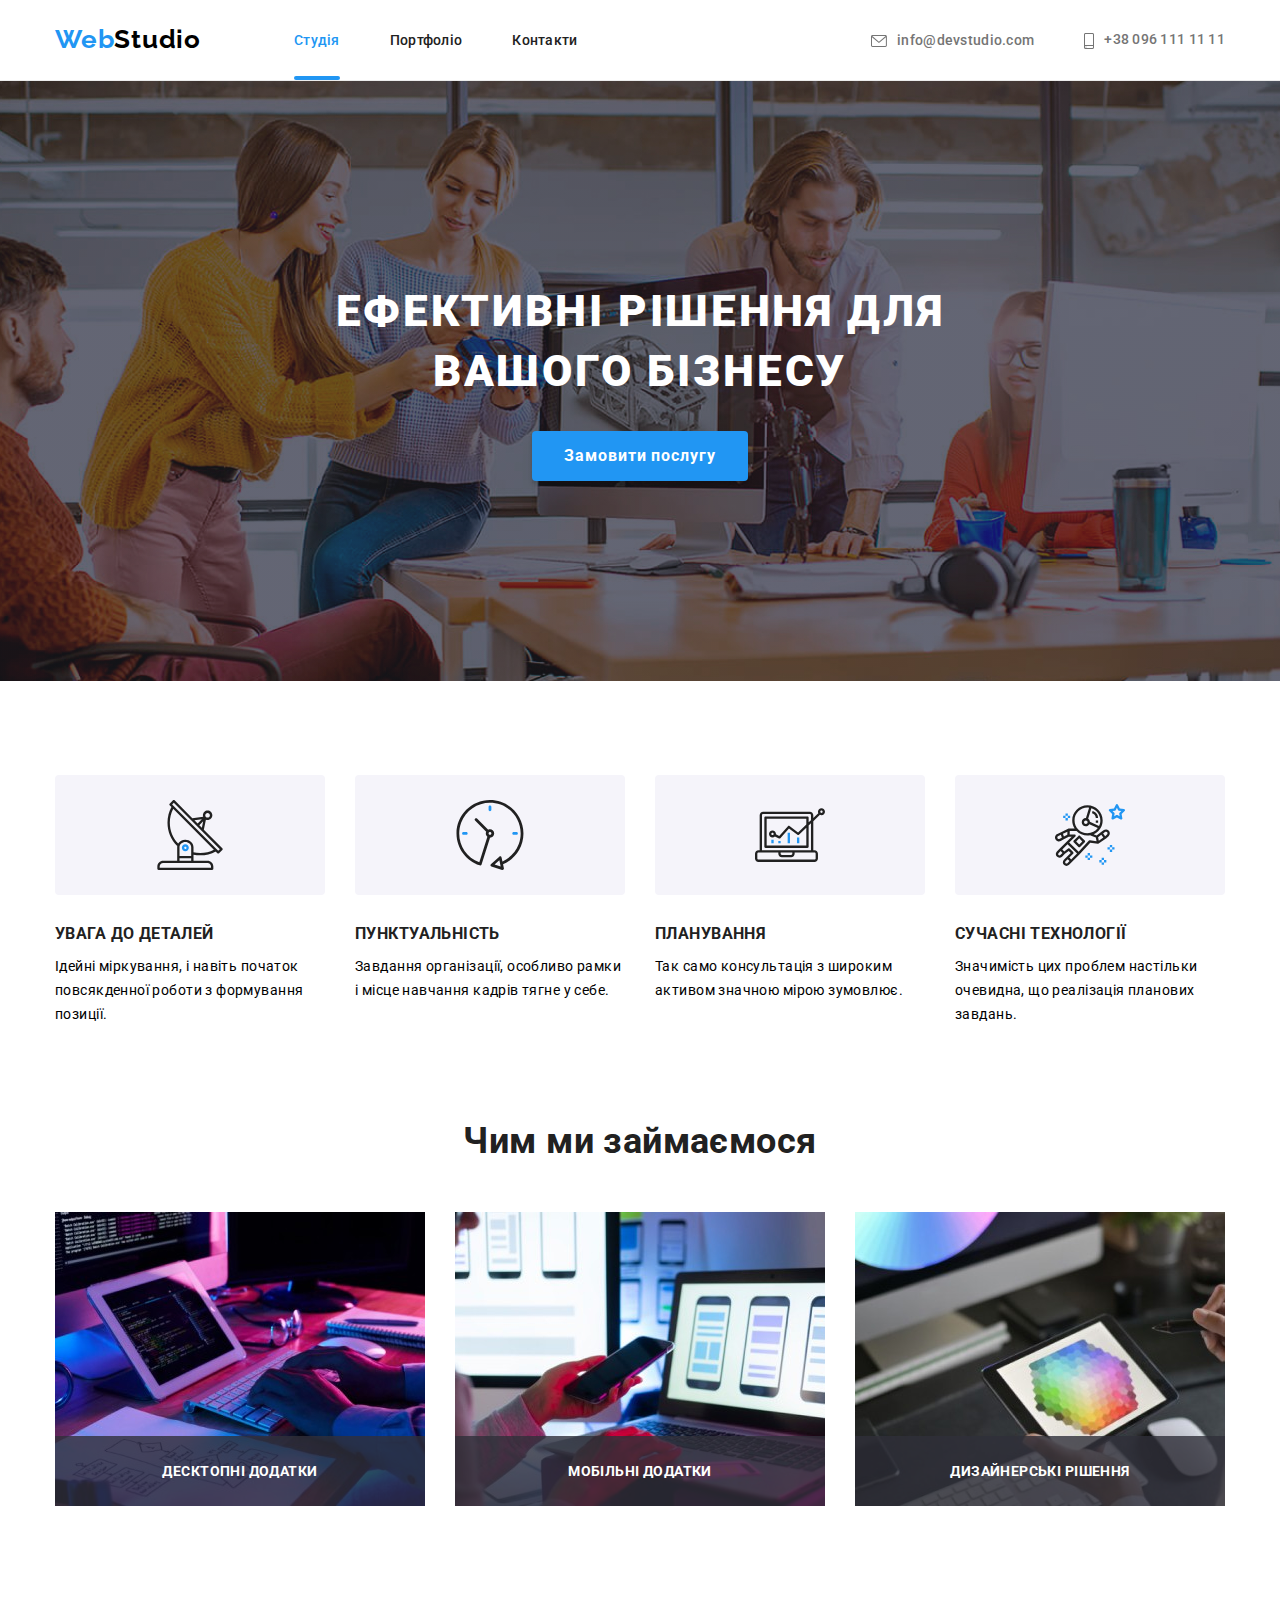
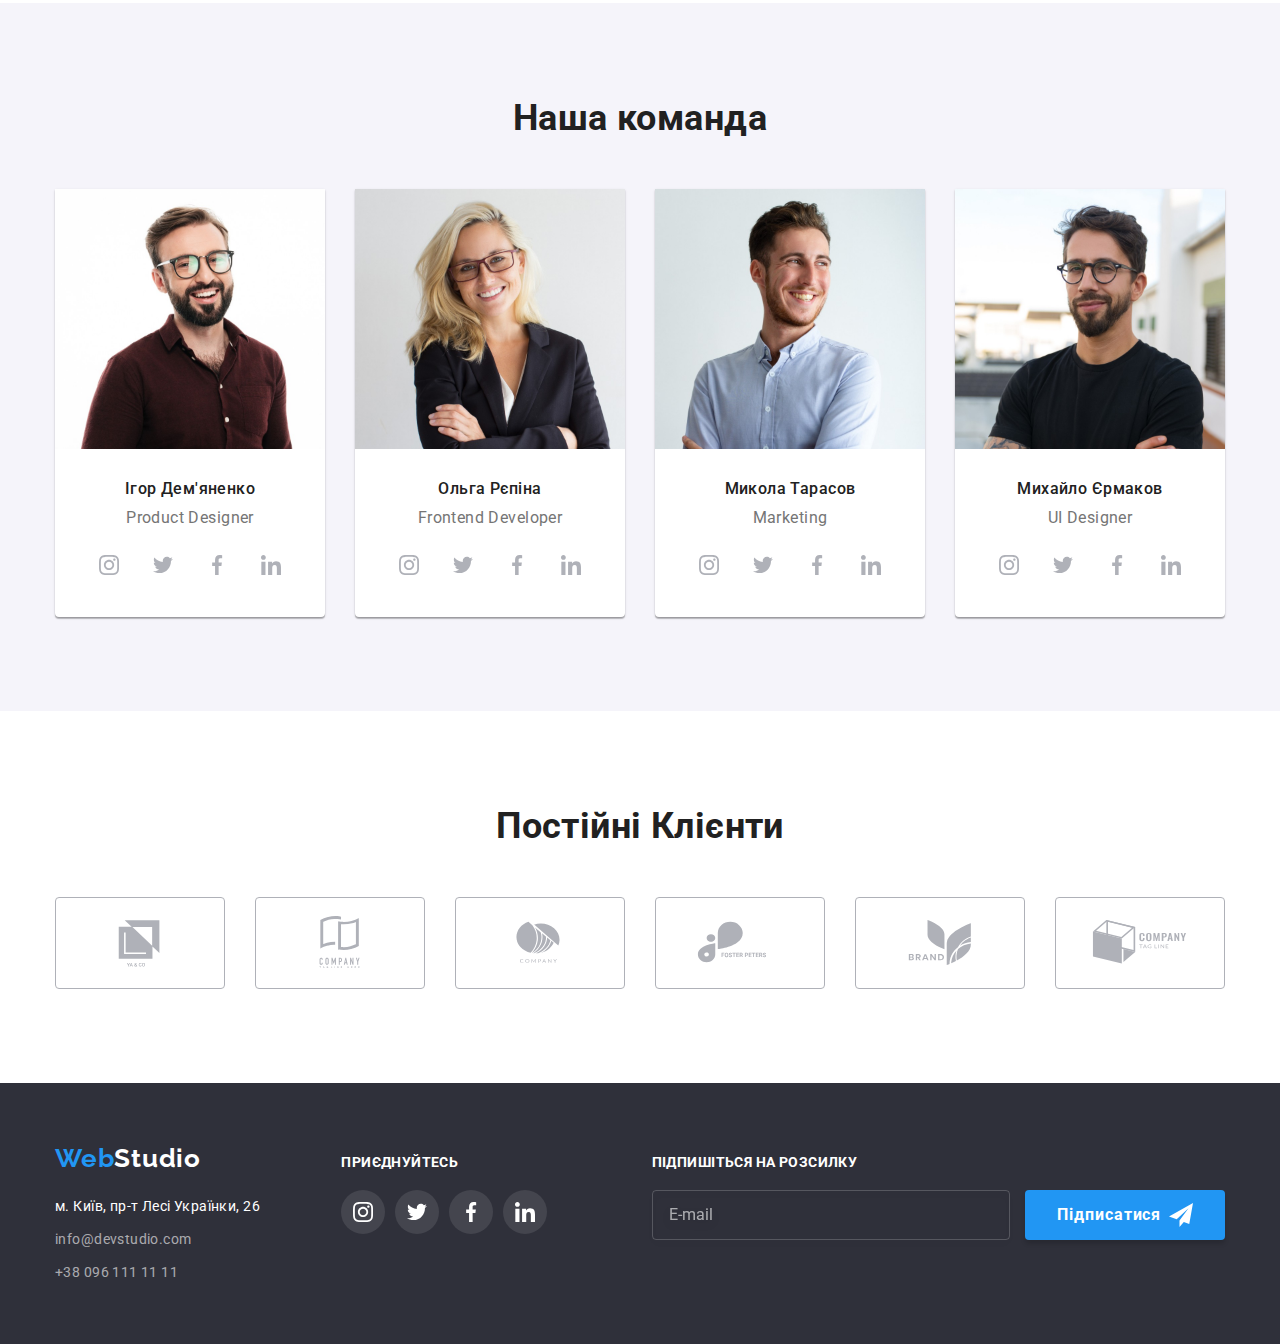
<file: index.html>
<!DOCTYPE html>
<html lang="uk">

<head>
  <meta charset="UTF-8">
  <meta http-equiv="X-UA-Compatible" content="IE=edge">
  <meta name="viewport" content="width=device-width, initial-scale = 1.0">
  <title>Головна</title>
  <link rel="stylesheet" href="https://cdnjs.cloudflare.com/ajax/libs/modern-normalize/1.1.0/modern-normalize.css">
  <link rel="stylesheet" href="css/main.css">
  <link rel="stylesheet" href="css/main.min.css">
  <link href="https://fonts.googleapis.com/css2?family=Raleway:wght@700&family=Roboto:wght@400;500;700;900&display=swap"
    rel="stylesheet">
</head>

<body>
  <header class="header">
    <!-- Contacts  -->
    <div class="container">
      <a href="" rel="noopener noreferrer nofollow" class="link webstudio header__webstudio"><span
          class="webstudio__web">Web</span><span class="webstudio__studio webstudio__studio--black">Studio</span></a>
      <nav class="nav">
        <ul class="nav__list list">
          <li class="nav__item">
            <a href="./index.html" class="nav__link nav__link--active link">Студія</a>
          </li>
          <li class="nav__item">
            <a href="./portfolio.html" class="nav__link nav__link--line link">Портфоліо</a>
          </li>
          <li class="nav__item">
            <a href="" class="nav__link link">Контакти</a>
          </li>
        </ul>
      </nav>
      <ul class="list-contacts list">
        <li class="list-contacts__item">
          <a href="mailto:info@devstudio.com" class="list-contacts__link link">
            <svg class="list-contacts__icon" width="16" height="12">
              <use class="mail__item" href="./images/icons.svg#envelope-icon"></use>
            </svg>info@devstudio.com
          </a>
        </li>
        <li class="list-contacts__item">
          <a href="tel:380961111111" class="list-contacts__link link">
            <svg class="list-contacts__icon" width="10" height="16">
              <use class="phone__item" href="./images/icons.svg#smartphone-icon"></use>
            </svg>+38 096 111 11 11
          </a>
        </li>
      </ul>
    </div>
  </header>
  <main>
    <!-- Main page -->
    <section class="hero-section">
      <div class="container main">
        <h1 class="main__title">Ефективні рішення для вашого бізнесу</h1>
        <button data-modal-open type="button" class="main__button">Замовити послугу</button>
      </div>
    </section>
    <!-- Our benefits! -->
    <section class="section">
      <div class="container benefits">
        <h2 class="benefits__title visually-hidden">Особливості</h2>
        <ul class="benefits-list list">
          <li class="benefits-list__item">
            <div class="icon-container">
              <svg class="icon-container__image" width="70" height="70">
                <use href="./images/icons.svg#antenna-icon"></use>
              </svg>
            </div>
            <h3 class="benefits__subtitle">УВАГА ДО ДЕТАЛЕЙ</h3>
            <p class="benefits__text">
              Ідейні міркування, і навіть початок повсякденної роботи з
              формування позиції.
            </p>
          </li>
          <li class="benefits-list__item">
            <div class="icon-container">
              <svg class="icon-container__image" width="70" height="70">
                <use href="./images/icons.svg#clock-icon"></use>
              </svg>
            </div>
            <h3 class="benefits__subtitle">ПУНКТУАЛЬНІСТЬ</h3>
            <p class="benefits__text">
              Завдання організації, особливо рамки і місце навчання кадрів тягне
              у себе.
            </p>
          </li>
          <li class="benefits-list__item">
            <div class="icon-container">
              <svg class="icon-container__image" width="70" height="70">
                <use href="./images/icons.svg#diagram-icon"></use>
              </svg>
            </div>
            <h3 class="benefits__subtitle">ПЛАНУВАННЯ</h3>
            <p class="benefits__text">
              Так само консультація з широким активом значною мірою зумовлює.
            </p>
          </li>
          <li class="benefits-list__item">
            <div class="icon-container">
              <svg class="icon-container__image" width="70" height="70">
                <use href="./images/icons.svg#astronaut-icon"></use>
              </svg>
            </div>
            <h3 class="benefits__subtitle">СУЧАСНІ ТЕХНОЛОГІЇ</h3>
            <p class="benefits__text">
              Значимість цих проблем настільки очевидна, що реалізація планових
              завдань.
            </p>
          </li>
        </ul>
      </div>
    </section>
    <!-- What are we doing? -->
    <section class="who-we-are">
      <div class="container doing">
        <h2 class="doing__title">Чим ми займаємося</h2>
        <ul class="doing-list list">
          <li class="doing-list__item">
            <div class="doing-thumb">
              <img class="doing-thumb__picture" src="./images/box1.jpg" alt="typing in keywords" width="370"
                height="294">
              <div class="doing-thumb__overlay"><strong class="doing-thumb__text">Десктопні додатки</strong></div>
            </div>
          </li>
          <li class="doing-list__item">
            <div class="doing-thumb">
              <img class="doing-thumb__picture" src="./images/box2.jpg" alt="phone in hand" width="370" height="294">
              <div class="doing-thumb__overlay"><strong class="doing-thumb__text">Мобільні додатки</strong></div>
            </div>
          </li>
          <li class="doing-list__item">
            <div class="doing-thumb">
              <img class="doing-thumb__picture" src="./images/box3.jpg" alt="writing by tablet" width="370"
                height="294">
              <div class="doing-thumb__overlay"><strong class="doing-thumb__text">Дизайнерські рішення</strong></div>
            </div>
          </li>
        </ul>
      </div>
    </section>
    <!-- Our team -->
    <section class="team-section section">
      <div class="container team">
        <h2 class="team__title">Наша команда</h2>
        <ul class="team-list list">
          <li class="team-list__item">
            <img src="./images/teamcard1.jpg" alt="product designer" width="270" height="260"
              class="team-list__picture">
            <div class="member-position">
              <h3 class="member-position__name">Ігор Дем'яненко</h3>
              <p class="member-position__job">Product Designer</p>
              <ul class="social-list list">
                <li class="social-list__item">
                  <a href="" class="social-list__link link">
                    <svg class="social-list__icon" width="20" height="20">
                      <use href="./images/icons.svg#instagram-icon">
                      </use>
                    </svg>
                  </a>
                </li>
                <li class="social-list__item">
                  <a href="" class="social-list__link link">
                    <svg class="social-list__icon" width="20" height="20">
                      <use href="./images/icons.svg#twitter-icon"></use>
                    </svg>
                  </a>
                </li>
                <li class="social-list__item">
                  <a href="" class="social-list__link link">
                    <svg class="social-list__icon" width="20" height="20">
                      <use href="./images/icons.svg#facebook-icon"></use>
                    </svg>
                  </a>
                </li>
                <li class="social-list__item">
                  <a href="" class="social-list__link link">
                    <svg class="social-list__icon" width="20" height="20">
                      <use href="./images/icons.svg#linkedin-icon"></use>
                    </svg>
                  </a>
                </li>
              </ul>
            </div>
          </li>
          <li class="team-list__item">
            <img src="./images/teamcard2.jpg" alt="Frontend Developer" width="270" height="260"
              class="team-list__picture">
            <div class="member-position">
              <h3 class="member-position__name">Ольга Рєпіна</h3>
              <p class="member-position__job">Frontend Developer</p>
              <ul class="social-list list">
                <li class="social-list__item">
                  <a href="" class="social-list__link link">
                    <svg class="social-list__icon" width="20" height="20">
                      <use href="./images/icons.svg#instagram-icon">
                      </use>
                    </svg>
                  </a>
                </li>
                <li class="social-list__item">
                  <a href="" class="social-list__link link">
                    <svg class="social-list__icon" width="20" height="20">
                      <use href="./images/icons.svg#twitter-icon"></use>
                    </svg>
                  </a>
                </li>
                <li class="social-list__item">
                  <a href="" class="social-list__link link">
                    <svg class="social-list__icon" width="20" height="20">
                      <use href="./images/icons.svg#facebook-icon"></use>
                    </svg>
                  </a>
                </li>
                <li class="social-list__item">
                  <a href="" class="social-list__link link">
                    <svg class="social-list__icon" width="20" height="20">
                      <use href="./images/icons.svg#linkedin-icon"></use>
                    </svg>
                  </a>
                </li>
              </ul>
            </div>
          </li>
          <li class="team-list__item">
            <img src="./images/teamcard3.jpg" alt="Marketing" width="270" height="260" class="team-list__picture">
            <div class="member-position">
              <h3 class="member-position__name">Микола Тарасов</h3>
              <p class="member-position__job">Marketing</p>
              <ul class="social-list list">
                <li class="social-list__item">
                  <a href="" class="social-list__link link">
                    <svg class="social-list__icon" width="20" height="20">
                      <use href="./images/icons.svg#instagram-icon">
                      </use>
                    </svg>
                  </a>
                </li>
                <li class="social-list__item">
                  <a href="" class="social-list__link link">
                    <svg class="social-list__icon" width="20" height="20">
                      <use href="./images/icons.svg#twitter-icon"></use>
                    </svg>
                  </a>
                </li>
                <li class="social-list__item">
                  <a href="" class="social-list__link link">
                    <svg class="social-list__icon" width="20" height="20">
                      <use href="./images/icons.svg#facebook-icon"></use>
                    </svg>
                  </a>
                </li>
                <li class="social-list__item">
                  <a href="" class="social-list__link link">
                    <svg class="social-list__icon" width="20" height="20">
                      <use href="./images/icons.svg#linkedin-icon"></use>
                    </svg>
                  </a>
                </li>
              </ul>
            </div>
          </li>
          <li class="team-list__item">
            <img src="./images/teamcard4.jpg" alt="UI Designer" width="270" height="260" class="team-list__picture">
            <div class="member-position">
              <h3 class="member-position__name">Михайло Єрмаков</h3>
              <p class="member-position__job">UI Designer</p>
              <ul class="social-list list">
                <li class="social-list__item">
                  <a href="" class="social-list__link link">
                    <svg class="social-list__icon" width="20" height="20">
                      <use href="./images/icons.svg#instagram-icon">
                      </use>
                    </svg>
                  </a>
                </li>
                <li class="social-list__item">
                  <a href="" class="social-list__link link">
                    <svg class="social-list__icon" width="20" height="20">
                      <use href="./images/icons.svg#twitter-icon"></use>
                    </svg>
                  </a>
                </li>
                <li class="social-list__item">
                  <a href="" class="social-list__link link">
                    <svg class="social-list__icon" width="20" height="20">
                      <use href="./images/icons.svg#facebook-icon"></use>
                    </svg>
                  </a>
                </li>
                <li class="social-list__item">
                  <a href="" class="social-list__link link">
                    <svg class="social-list__icon" width="20" height="20">
                      <use href="./images/icons.svg#linkedin-icon"></use>
                    </svg>
                  </a>
                </li>
              </ul>
            </div>
          </li>
        </ul>
      </div>
    </section>
    <!-- Clients section -->
    <section class="section">
      <div class="container client">
        <h2 class="client__title">Постійні Клієнти</h2>
        <ul class="logo-list list">
          <li class="logo-list__item"><a class="logo-link" href="">
              <svg class="logo-link__item" width="106" height="60">
                <use href="./images/icons.svg#logo1"></use>
              </svg></a></li>
          <li class="logo-list__item"><a class="logo-link" href="">
              <svg class="logo-link__item" width="160" height="60">
                <use href="./images/icons.svg#logo2"></use>
              </svg></a></li>
          <li class="logo-list__item"><a class="logo-link" href="">
              <svg class="logo-link__item" width="106" height="60">
                <use href="./images/icons.svg#logo3"></use>
              </svg></a></li>
          <li class="logo-list__item"><a class="logo-link" href="">
              <svg class="logo-link__item" width="106" height="60">
                <use href="./images/icons.svg#logo4"></use>
              </svg></a></li>
          <li class="logo-list__item"><a class="logo-link" href="">
              <svg class="logo-link__item" width="106" height="60">
                <use href="./images/icons.svg#logo5"></use>
              </svg></a></li>
          <li class="logo-list__item"><a class="logo-link" href="">
              <svg class="logo-link__item" width="106" height="60">
                <use href="./images/icons.svg#logo6"></use>
              </svg></a></li>
        </ul>
      </div>
    </section>
  </main>
  <footer class="footer">
    <!-- Footer -->
    <div class="container container-footer">
      <div class="footer-links">
        <a href="" rel="noopener noreferrer nofollow" class="link webstudio footer-links__webstudio"><span
            class="webstudio__web">Web</span><span class="webstudio__studio webstudio__studio--white">Studio</span></a>
        <address class="address">
          <ul class="address__list list">
            <li class="address__item">
              <a href="https://www.google.com/maps/place/%D0%B1%D1%83%D0%BB.+%D0%9B%D0%B5%D1%81%D0%B8+%D0%A3%D0%BA%D1%80%D0%B0%D0%B8%D0%BD%D0%BA%D0%B8,+26,+%D0%9A%D0%B8%D0%B5%D0%B2,+%D0%A3%D0%BA%D1%80%D0%B0%D0%B8%D0%BD%D0%B0,+02000/@50.4265807,30.5361971,17z/data=!3m1!4b1!4m5!3m4!1s0x40d4cf0e033ecbe9:0x57a4dffefec77da0!8m2!3d50.4265807!4d30.5383858"
                class="address__link link address__link--white">м. Київ, пр-т Лесі Українки, 26
              </a>
            </li>
            <li class="address__item">
              <a href="mailto:info@devstudio.com" class="address__link link">info@devstudio.com</a>
            </li>
            <li class="address__item">
              <a href="tel:+380961111111" class="address__link link">+38 096 111 11 11</a>
            </li>
          </ul>
        </address>
      </div>
      <div class="footer-icons">
        <strong class="footer-icons__title">приєднуйтесь</strong>
        <ul class="social-list list">
          <li class="social-list__item">
            <a class="social-list__link social-list__link--grey link" href="">
              <svg class="social-list__icon social-list__icon--white" width="20" height="20">
                <use href="./images/icons.svg#instagram-icon"></use>
              </svg>
            </a>
          </li>
          <li class="social-list__item">
            <a class="social-list__link social-list__link--grey link" href="">
              <svg class="social-list__icon social-list__icon--white" width="20" height="20">
                <use href="./images/icons.svg#twitter-icon"></use>
              </svg>
            </a>
          </li>
          <li class="social-list__item">
            <a class="social-list__link social-list__link--grey link" href="">
              <svg class="social-list__icon social-list__icon--white" width="20" height="20">
                <use href="./images/icons.svg#facebook-icon"></use>
              </svg>
            </a>
          </li>
          <li class="social-list__item">
            <a class="social-list__link social-list__link--grey link" href="">
              <svg class="social-list__icon social-list__icon--white" width="20" height="20">
                <use href="./images/icons.svg#linkedin-icon"></use>
              </svg>
            </a>
          </li>
        </ul>
      </div>
      <div class="subscribe-container">
        <strong class="subscribe-container__title">Підпишіться на розсилку</strong>
        <form class="footer-form">
          <input type="email" class="footer-form__email" name="mail" placeholder="E-mail">
          <button class="footer-form__button" type="submit">Підписатися
            <svg class="footer-form__icon" width="24" height="24">
              <use href="./images/icons.svg#send-icon"></use>
            </svg>
          </button>
        </form>
      </div>
    </div>
  </footer>
  <!-- Modal window -->
  <div class="backdrop is-hidden" data-modal>
    <div class="modal is-hidden__modal">
      <button data-modal-close type="button" class="modal__icon">
        <svg width="18" height="18">
          <use href="./images/icons.svg#close-black-icon"></use>
        </svg>
      </button>
      <form class="form" autocomplete="off">
        <div role="group" aria-labelledby="modal-callback" class="form__container">
          <p class="modal__callback" id="modal-callback">Залиште свої дані, ми вам передзвонимо</p>
          <div class="form__wrap">
            <label class="form__label" for="name-input">Ім'я</label>
            <div class="form__icon-wrap">
              <input class="form__input" type="text" id="name-input" name="name">
              <svg class="form__icon" width="18" height="18">
                <use href="./images/icons.svg#person-black-icon"></use>
              </svg>
            </div>
          </div>
          <div class="form__wrap">
            <label class="form__label" for="tel-input">Телефон</label>
            <div class="form__icon-wrap">
              <input class="form__input" type="tel" id="tel-input" name="tel">
              <svg class="form__icon" width="18" height="18">
                <use href="./images/icons.svg#phone-black-icon"></use>
              </svg>
            </div>
          </div>
          <div class="form__wrap">
            <label class="form__label" for="mail-input">Пошта</label>
            <div class="form__icon-wrap">
              <input class="form__input" type="email" id="mail-input" name="mail">
              <svg class="form__icon" width="18" height="18">
                <use href="./images/icons.svg#email-black-icon"></use>
              </svg>
            </div>
          </div>
          <div class="form__wrap form__wrap--reset">
            <label class="form__label" for="comment-input">Коментар</label>
            <textarea class="form__textarea-input" id="comment-input" placeholder="Введіть текст"></textarea>
          </div>
          <label class="form__checkbox-label">
            <input class="form__checkbox visually-hidden" type="checkbox" name="check" value="agree">
            <svg class="form__checkbox-icon" width="18" height="18">
              <use href="./images/icons.svg#check-icon"></use>
            </svg>
            Погоджуюся з розсилкою та приймаю<span class="form__agree">Умови договору</span>
          </label>
        </div>
        <button type="submit" class="modal__button">Відправити</button>
      </form>
    </div>
  </div>
  <script src="./js/modal.js"></script>
</body>

</html>
</file>
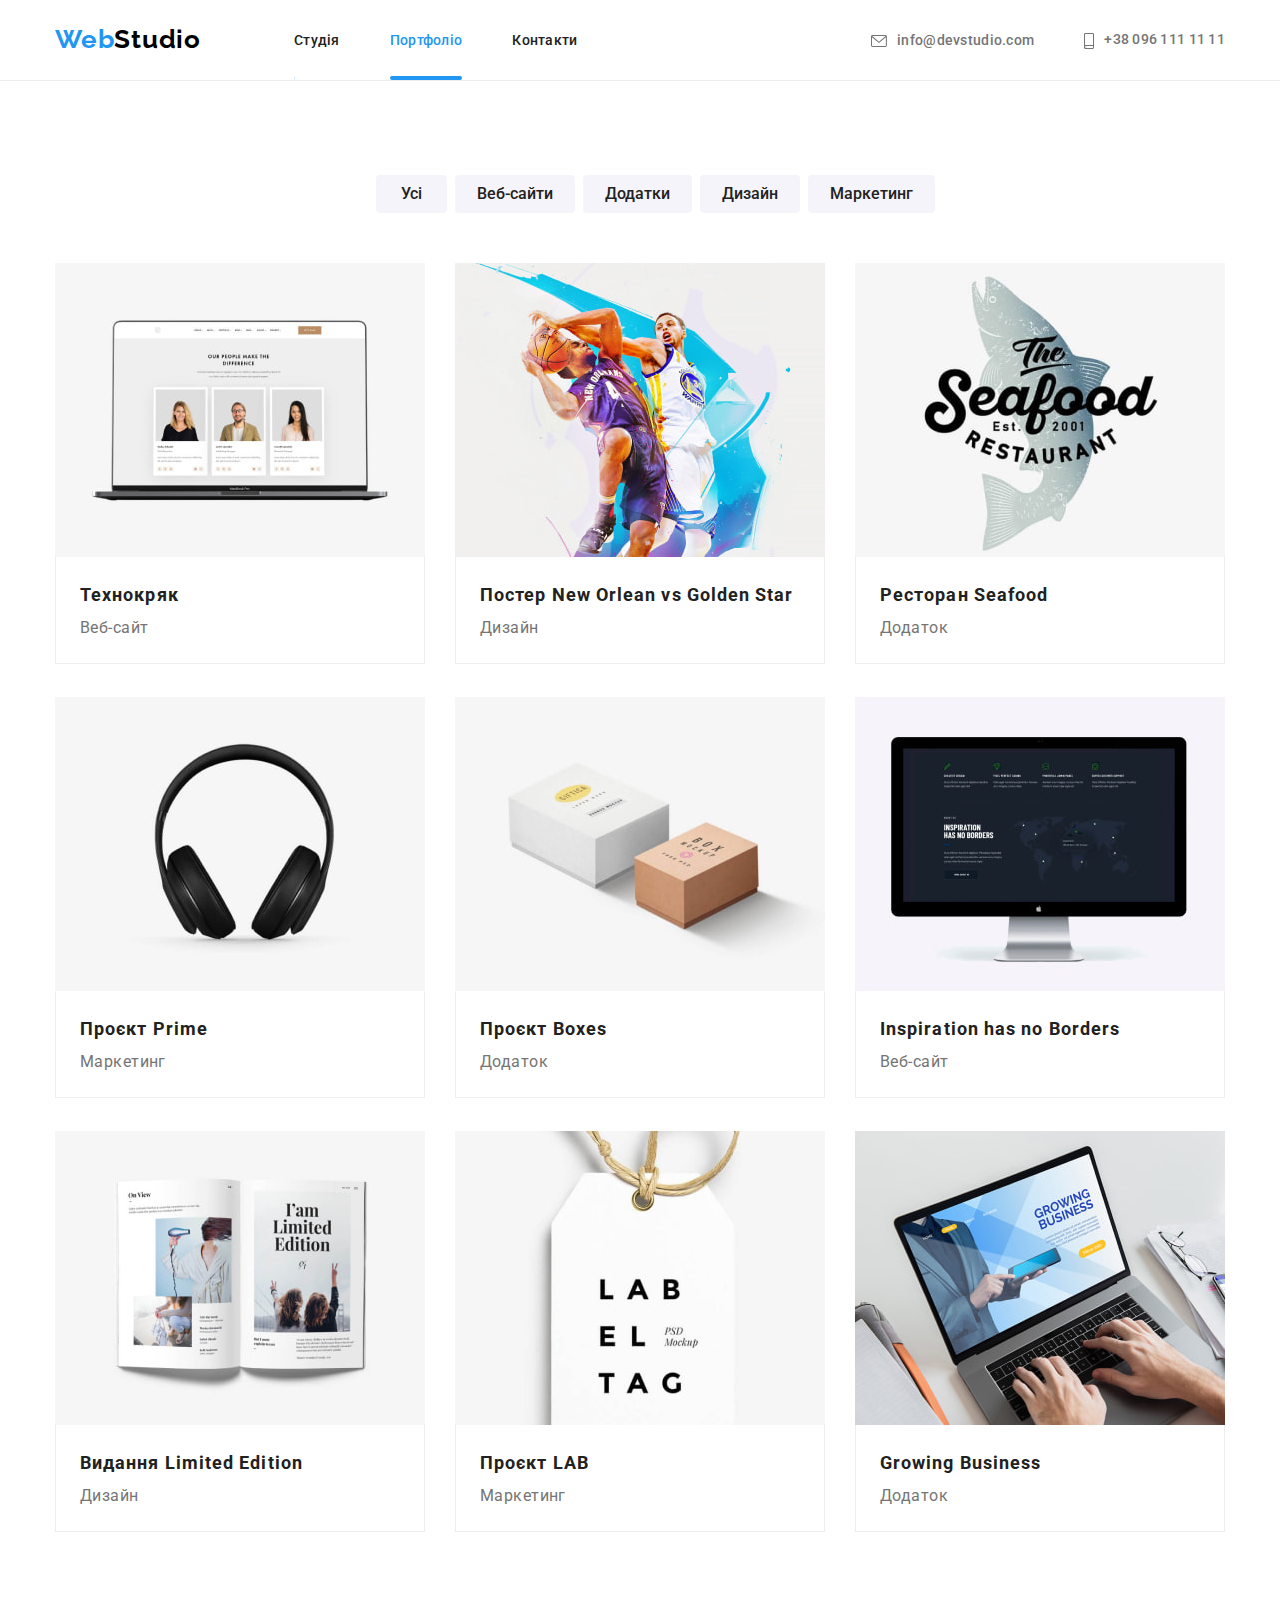
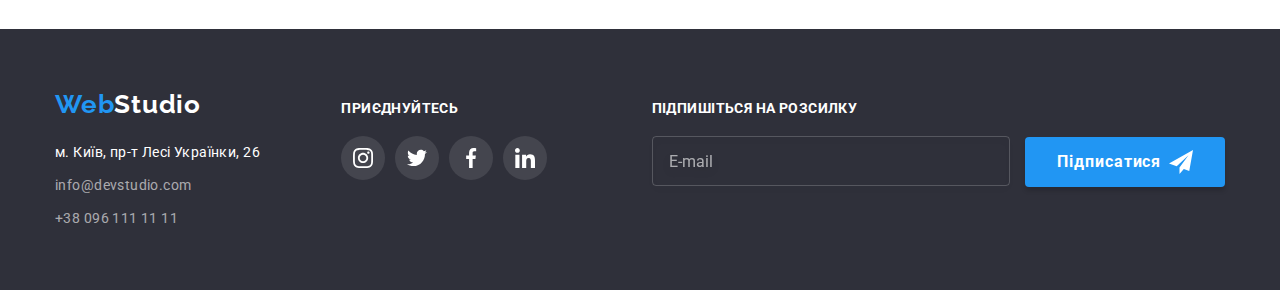
<file: portfolio.html>
<!DOCTYPE html>
<html lang="uk">

<head>
  <meta charset="UTF-8">
  <meta http-equiv="X-UA-Compatible" content="IE=edge">
  <meta name="viewport" content="width=device-width, initial-scale = 1.0">
  <title>Портфоліо</title>
  <link rel="stylesheet" href="https://cdnjs.cloudflare.com/ajax/libs/modern-normalize/1.1.0/modern-normalize.css">
  <link rel="stylesheet" href="css/main.css">
  <link rel="stylesheet" href="css/main.min.css">
  <link href="https://fonts.googleapis.com/css2?family=Raleway:wght@700&family=Roboto:wght@400;500;700;900&display=swap"
    rel="stylesheet">
</head>

<body>
  <header class="header">
    <!-- Contacts  -->
    <div class="container">
      <a href="" class="link header__webstudio webstudio" rel="noopener noreferrer nofollow"><span
          class="webstudio__web">Web</span><span class="webstudio__studio webstudio__studio--black">Studio</span></a>
      <nav class="nav">
        <ul class="nav__list list">
          <li class="nav__item">
            <a href="./index.html" rel="noopener noreferrer nofollow" class="nav__link nav__link--line link">Студія</a>
          </li>
          <li class="nav__item">
            <a href="./portfolio.html" rel="noopener noreferrer nofollow"
              class="nav__link nav__link--active link">Портфоліо</a>
          </li>
          <li class="nav__item">
            <a href="" rel="noopener noreferrer nofollow" class="nav__link link">Контакти</a>
          </li>
        </ul>
      </nav>
      <ul class="list-contacts list">
        <li class="list-contacts__item">
          <a href="mailto:info@devstudio.com" class="list-contacts__link link">
            <svg class="list-contacts__icon" width="16" height="12">
              <use class="mail__item" href="./images/icons.svg#envelope-icon"></use>
            </svg>info@devstudio.com
          </a>
        </li>
        <li class="list-contacts__item">
          <a href="tel:380961111111" class="list-contacts__link link">
            <svg class="list-contacts__icon" width="10" height="16">
              <use class="phon__item" href="./images/icons.svg#smartphone-icon"></use>
            </svg>+38 096 111 11 11
          </a>
        </li>
      </ul>
    </div>
  </header>
  <main>
    <section class="section">
      <div class="container page-portfolio">
        <h1 class="page-portfolio__title visually-hidden">Портфоліо</h1>
        <ul class="filter-list list">
          <li class="filter-list__item">
            <button type="button" class="filter-list__button filter-list__button--padding">Усі</button>
          </li>
          <li class="filter-list__item">
            <button type="button" class="filter-list__button">Веб-сайти</button>
          </li>
          <li class="filter-list__item">
            <button type="button" class="filter-list__button">Додатки</button>
          </li>
          <li class="filter-list__item">
            <button type="button" class="filter-list__button">Дизайн</button>
          </li>
          <li class="filter-list__item">
            <button type="button" class="filter-list__button">Маркетинг</button>
          </li>
        </ul>
        <ul class="card-list list">
          <li class="card-list__item">
            <a href="" class="link card-list__link">
              <div class="portfolio-thumb">
                <img src="./images/picture1.jpg" alt="some people in laptop" width="370" height="294"
                  class="portfolio-thumb__picture">
                <div class="portfolio-thumb__overlay">
                  <p class="portfolio-thumb__description">Ресурс пропонує комплексні пропозиції з різним рівнем
                    функціоналу та
                    сервісів. Все це дозволить відвідувачу отримати
                    вичерпні відомості про компанію чи приватну особу.</p>
                </div>
              </div>
              <div class="text-portfolio">
                <h2 class="text-portfolio__subtitle">Технокряк</h2>
                <p class="text-portfolio__item">Веб-сайт</p>
              </div>
            </a>
          </li>
          <li class="card-list__item">
            <a href="" class="link card-list__link">
              <div class="portfolio-thumb">
                <img src="./images/picture2.jpg" alt="basketball" width="370" height="294"
                  class="portfolio-thumb__picture">
                <div class="portfolio-thumb__overlay">
                  <p class="portfolio-thumb__description">Ресурс пропонує комплексні пропозиції з різним рівнем
                    функціоналу та
                    сервісів. Все це дозволить відвідувачу отримати
                    вичерпні відомості про компанію чи приватну особу.</p>
                </div>
              </div>
              <div class="text-portfolio">
                <h2 class="text-portfolio__subtitle">Постер New Orlean vs Golden Star</h2>
                <p class="text-portfolio__item">Дизайн</p>
              </div>
            </a>
          </li>
          <li class="card-list__item">
            <a href="" class="link card-list__link">
              <div class="portfolio-thumb">
                <img src="./images/picture3.jpg" alt="seafood restaurant" width="370" height="294"
                  class="portfolio-thumb__picture">
                <div class="portfolio-thumb__overlay">
                  <p class="portfolio-thumb__description">Ресурс пропонує комплексні пропозиції з різним рівнем
                    функціоналу та
                    сервісів. Все це дозволить відвідувачу отримати
                    вичерпні відомості про компанію чи приватну особу.</p>
                </div>
              </div>
              <div class="text-portfolio">
                <h2 class="text-portfolio__subtitle">Ресторан Seafood</h2>
                <p class="text-portfolio__item">Додаток</p>
              </div>
            </a>
          </li>
          <li class="card-list__item">
            <a href="" class="link card-list__link">
              <div class="portfolio-thumb">
                <img src="./images/picture4.jpg" alt="headphone" width="370" height="294"
                  class="portfolio-thumb__picture">
                <div class="portfolio-thumb__overlay">
                  <p class="portfolio-thumb__description">Ресурс пропонує комплексні пропозиції з різним рівнем
                    функціоналу та
                    сервісів. Все це дозволить відвідувачу отримати
                    вичерпні відомості про компанію чи приватну особу.</p>
                </div>
              </div>
              <div class="text-portfolio">
                <h2 class="text-portfolio__subtitle">Проєкт Prime</h2>
                <p class="text-portfolio__item">Маркетинг</p>
              </div>
            </a>
          </li>
          <li class="card-list__item">
            <a href="" class="link card-list__link">
              <div class="portfolio-thumb">
                <img src="./images/picture5.jpg" alt="boxes" width="370" height="294" class="portfolio-thumb__picture">
                <div class="portfolio-thumb__overlay">
                  <p class="portfolio-thumb__description">Ресурс пропонує комплексні пропозиції з різним рівнем
                    функціоналу та
                    сервісів. Все це дозволить відвідувачу отримати
                    вичерпні відомості про компанію чи приватну особу.</p>
                </div>
              </div>
              <div class="text-portfolio">
                <h2 class="text-portfolio__subtitle">Проєкт Boxes</h2>
                <p class="text-portfolio__item">Додаток</p>
              </div>
            </a>
          </li>
          <li class="card-list__item">
            <a href="" class="link card-list__link">
              <div class="portfolio-thumb">
                <img src="./images/picture6.jpg" alt="display" width="370" height="294"
                  class="portfolio-thumb__picture">
                <div class="portfolio-thumb__overlay">
                  <p class="portfolio-thumb__description">Ресурс пропонує комплексні пропозиції з різним рівнем
                    функціоналу та
                    сервісів. Все це дозволить відвідувачу отримати
                    вичерпні відомості про компанію чи приватну особу.</p>
                </div>
              </div>
              <div class="text-portfolio">
                <h2 class="text-portfolio__subtitle">Inspiration has no Borders</h2>
                <p class="text-portfolio__item">Веб-сайт</p>
              </div>
            </a>
          </li>
          <li class="card-list__item">
            <a href="" class="link card-list__link">
              <div class="portfolio-thumb">
                <img src="./images/picture7.jpg" alt="limited edition" width="370" height="294"
                  class="portfolio-thumb__picture">
                <div class="portfolio-thumb__overlay">
                  <p class="portfolio-thumb__description">Ресурс пропонує комплексні пропозиції з різним рівнем
                    функціоналу та
                    сервісів. Все це дозволить відвідувачу отримати
                    вичерпні відомості про компанію чи приватну особу.</p>
                </div>
              </div>
              <div class="text-portfolio">
                <h2 class="text-portfolio__subtitle">Видання Limited Edition</h2>
                <p class="text-portfolio__item">Дизайн</p>
              </div>
            </a>
          </li>
          <li class="card-list__item">
            <a href="" class="link card-list__link">
              <div class="portfolio-thumb">
                <img src="./images/picture8.jpg" alt="label tag" width="370" height="294"
                  class="portfolio-thumb__picture">
                <div class="portfolio-thumb__overlay">
                  <p class="portfolio-thumb__description">Ресурс пропонує комплексні пропозиції з різним рівнем
                    функціоналу та
                    сервісів. Все це дозволить відвідувачу отримати
                    вичерпні відомості про компанію чи приватну особу.</p>
                </div>
              </div>
              <div class="text-portfolio">
                <h2 class="text-portfolio__subtitle">Проєкт LAB</h2>
                <p class="text-portfolio__item">Маркетинг</p>
              </div>
            </a>
          </li>
          <li class="card-list__item">
            <a href="" class="link card-list__link">
              <div class="portfolio-thumb">
                <img src="./images/picture9.jpg" alt="laptop" width="370" height="294" class="portfolio-thumb__picture">
                <div class="portfolio-thumb__overlay">
                  <p class="portfolio-thumb__description">Ресурс пропонує комплексні пропозиції з різним рівнем
                    функціоналу та
                    сервісів. Все це дозволить відвідувачу отримати
                    вичерпні відомості про компанію чи приватну особу.</p>
                </div>
              </div>
              <div class="text-portfolio">
                <h2 class="text-portfolio__subtitle">Growing Business</h2>
                <p class="text-portfolio__item">Додаток</p>
              </div>
            </a>
          </li>
        </ul>
      </div>
    </section>
  </main>
  <footer class="footer">
    <!-- Footer -->
    <div class="container container-footer">
      <div class="footer-links">
        <a href="" rel="noopener noreferrer nofollow" class="link footer-links__webstudio webstudio"><span
            class="webstudio__web">Web</span><span class="webstudio__studio webstudio__studio--white">Studio</span></a>
        <address class="address">
          <ul class="address__list list">
            <li class="address__item">
              <a href="https://www.google.com/maps/place/%D0%B1%D1%83%D0%BB.+%D0%9B%D0%B5%D1%81%D0%B8+%D0%A3%D0%BA%D1%80%D0%B0%D0%B8%D0%BD%D0%BA%D0%B8,+26,+%D0%9A%D0%B8%D0%B5%D0%B2,+%D0%A3%D0%BA%D1%80%D0%B0%D0%B8%D0%BD%D0%B0,+02000/@50.4265807,30.5361971,17z/data=!3m1!4b1!4m5!3m4!1s0x40d4cf0e033ecbe9:0x57a4dffefec77da0!8m2!3d50.4265807!4d30.5383858"
                class="address__link link address__link--white">м. Київ, пр-т Лесі Українки, 26</a>
            </li>
            <li class="address__item">
              <a href="mailto:info@devstudio.com" class="address__link link">info@devstudio.com</a>
            </li>
            <li class="address__item">
              <a href="tel:+380961111111" class="address__link link">+38 096 111 11 11</a>
            </li>
          </ul>
        </address>
      </div>
      <div class="footer-icons">
        <strong class="footer-icons__title">приєднуйтесь</strong>
        <ul class="social-list list">
          <li class="social-list__item">
            <a class="social-list__link social-list__link--grey link" href="">
              <svg class="social-list__icon social-list__icon--white" width="20" height="20">
                <use href="./images/icons.svg#instagram-icon"></use>
              </svg>
            </a>
          </li>
          <li class="social-list__item">
            <a class="social-list__link social-list__link--grey link" href="">
              <svg class="social-list__icon social-list__icon--white" width="20" height="20">
                <use href="./images/icons.svg#twitter-icon"></use>
              </svg>
            </a>
          </li>
          <li class="social-list__item">
            <a class="social-list__link social-list__link--grey link" href="">
              <svg class="social-list__icon social-list__icon--white" width="20" height="20">
                <use href="./images/icons.svg#facebook-icon"></use>
              </svg>
            </a>
          </li>
          <li class="social-list__item">
            <a class="social-list__link social-list__link--grey link" href="">
              <svg class="social-list__icon social-list__icon--white" width="20" height="20">
                <use href="./images/icons.svg#linkedin-icon"></use>
              </svg>
            </a>
          </li>
        </ul>
      </div>
      <div class="subscribe-container">
        <strong class="subscribe-container__title">Підпишіться на розсилку</strong>
        <form class="footer-form">
          <input type="email" class="footer-form__email" name="mail" placeholder="E-mail">
          <button class="footer-form__button" type="submit">Підписатися
            <svg class="footer-form__icon" width="24" height="24">
              <use href="./images/icons.svg#send-icon"></use>
            </svg>
          </button>
        </form>
      </div>
    </div>
  </footer>
</body>

</html>
</file>
<file: css/main.css>
.benefits__title,
.doing__title,
.team__title,
.page-portfolio__title,
.client__title {
  font-weight: 700;
  font-size: 36px;
  line-height: 1.1666666667;
  text-align: center;
  color: #212121;
}

body {
  font-family: "Roboto", sans-serif;
  font-size: 14px;
  letter-spacing: 0.03em;
}

*,
*::before,
*::after {
  box-sizing: border-box;
}

.section {
  padding: 94px 0;
}

.container {
  display: flex;
  width: 1200px;
  padding: 0 15px;
  margin: 0 auto;
  align-items: center;
}

.webstudio {
  font-family: "Raleway";
  font-weight: 700;
  font-size: 26px;
  line-height: 1.1923076923;
  letter-spacing: 0.03em;
}

ul,
h1,
h2,
h3,
p {
  margin: 0;
  padding: 0;
}

.list {
  list-style: none;
}

.link {
  text-decoration: none;
}

.visually-hidden {
  position: absolute;
  width: 1px;
  height: 1px;
  margin: -1px;
  border: 0;
  padding: 0;
  white-space: nowrap;
  -webkit-clip-path: inset(100%);
  clip-path: inset(100%);
  clip: rect(0 0 0 0);
  overflow: hidden;
}

.header {
  border-bottom: 1px solid #ececec;
}
.header__webstudio {
  margin-right: 93px;
  padding-top: 24px;
  padding-bottom: 25px;
}

.webstudio__web {
  color: #2196f3;
}

.webstudio__studio--black {
  color: #000000;
}

.nav__list {
  display: flex;
  justify-content: space-between;
}
.nav__item {
  padding-top: 32px;
  padding-bottom: 32px;
  align-items: center;
  overflow: hidden;
}
.nav__item:not(:last-child) {
  margin-right: 50px;
}

.nav__link {
  position: relative;
  padding-top: 32px;
  padding-bottom: 32px;
  font-weight: 500;
  font-size: 14px;
  line-height: 1.1428571429;
  letter-spacing: 0.02em;
  color: #212121;
  transition: color 250ms cubic-bezier(0.4, 0, 0.2, 1);
}
.nav__link:hover,
.nav__link:focus {
  color: #2196f3;
}
.nav__link:hover::after,
.nav__link:focus::after {
  transform: translateX(0);
}

.nav__link--active {
  color: #2196f3;
}
.nav__link--active::after {
  display: block;
  position: absolute;
  content: "";
  width: 100%;
  height: 4px;
  border-radius: 2px;
  background-color: #2196f3;
  bottom: 0;
}

.nav__link--line::after {
  display: block;
  position: absolute;
  content: "";
  height: 4px;
  border-radius: 2px;
  transform: translateX(-100%);
  background-color: #2196f3;
  bottom: 0;
  transition: transform 250ms cubic-bezier(0.4, 0, 0.2, 1);
  min-width: 100%;
}

.list-contacts {
  display: flex;
  margin-left: auto;
  align-items: center;
}
.list-contacts__item:not(:last-child) {
  margin-right: 50px;
}
.list-contacts__link {
  padding-top: 32px;
  padding-bottom: 32px;
  font-weight: 500;
  font-size: 14px;
  line-height: 1.1428571429;
  letter-spacing: 0.02em;
  color: #757575;
  transition: color 250ms cubic-bezier(0.4, 0, 0.2, 1);
}
.list-contacts__link:hover,
.list-contacts__link:focus {
  color: #2196f3;
}
.list-contacts__icon {
  display: inline-block;
  vertical-align: middle;
  margin-right: 10px;
  background-size: cover;
  background-position: center;
  fill: currentColor;
}

.hero-section {
  max-width: 1600px;
  display: flex;
  padding: 200px 0;
  background-color: #c4c4c4;
  background-image: linear-gradient(
      to right,
      rgba(47, 48, 58, 0.4),
      rgba(47, 48, 58, 0.4)
    ),
    url("../images/hero-background.jpg");
  background-position: center;
  background-size: cover;
  background-repeat: no-repeat;
  margin: 0 auto;
}

.main {
  display: block;
}
.main__title {
  width: 696px;
  margin-bottom: 30px;
  margin-left: auto;
  margin-right: auto;
  font-weight: 900;
  font-size: 44px;
  line-height: 1.3636363636;
  text-align: center;
  letter-spacing: 0.06em;
  text-transform: uppercase;
  color: #ffffff;
}
.main__button {
  font-family: inherit;
  font-weight: 700;
  font-size: 16px;
  line-height: 1.875;
  display: flex;
  align-items: center;
  text-align: center;
  letter-spacing: 0.06em;
  color: #ffffff;
  background-color: #2196f3;
  box-shadow: 0px 4px 4px rgba(0, 0, 0, 0.15);
  border-radius: 4px;
  justify-content: center;
  cursor: pointer;
  margin: 0 auto;
  width: 216px;
  height: 50px;
  padding: 0;
  border: transparent;
  transition: background-color 250ms cubic-bezier(0.4, 0, 0.2, 1);
}
.main__button:active,
.main__button:hover,
.main__button:focus {
  background-color: #188ce8;
}

.benefits__subtitle {
  font-weight: 700;
  line-height: 1.1428571429;
  text-transform: uppercase;
  color: #212121;
  margin-bottom: 10px;
}
.benefits__text {
  line-height: 1.7142857143;
  color: var(--grey-color);
}

.benefits-list {
  display: inherit;
  -moz-column-gap: 30px;
  column-gap: 30px;
  row-gap: 10px;
  flex-grow: 1;
}
.benefits-list__item {
  width: 270px;
}

.icon-container {
  display: flex;
  justify-content: center;
  align-items: center;
  width: 270px;
  height: 120px;
  background-color: #f5f4fa;
  border-radius: 4px;
  margin-bottom: 30px;
}
.icon-container__image {
  fill: currentColor;
}

.who-we-are {
  padding-bottom: 94px;
}

.doing {
  display: inherit;
}

.doing__title,
.team__title,
.client__title {
  margin-bottom: 50px;
}

.doing-list {
  display: inline-flex;
  -moz-column-gap: 30px;
  column-gap: 30px;
}
.doing-list__item {
  width: 370px;
  height: 294px;
}

.doing-thumb {
  position: relative;
  overflow: hidden;
}
.doing-thumb__picture {
  display: block;
}
.doing-thumb__overlay {
  display: flex;
  position: absolute;
  left: 0;
  right: 0;
  bottom: 0;
  width: 100%;
  height: 70px;
  background-color: rgba(47, 48, 58, 0.8);
  justify-content: center;
  align-items: center;
}
.doing-thumb__text {
  font-weight: 700;
  line-height: 1.1428571429;
  text-transform: uppercase;
  color: #ffffff;
  text-align: center;
}

.team-section {
  background-color: #f5f4fa;
}

.team {
  display: inherit;
}

.team-list {
  display: flex;
  -moz-column-gap: 30px;
  column-gap: 30px;
}
.team-list__item {
  background-color: #ffffff;
  box-shadow: 0px 1px 3px rgba(0, 0, 0, 0.12), 0px 1px 1px rgba(0, 0, 0, 0.14),
    0px 2px 1px rgba(0, 0, 0, 0.2);
  border-radius: 0px 0px 4px 4px;
  max-width: 270px;
  flex-basis: calc((100% - 90px) / 4);
}
.team-list__picture {
  display: block;
}

.member-position {
  padding-top: 30px;
  padding-bottom: 30px;
}
.member-position__name {
  margin-bottom: 10px;
  font-weight: 500;
  font-size: 16px;
  line-height: 1.1875;
  text-align: center;
  color: #212121;
}
.member-position__job {
  font-size: 16px;
  line-height: 1.1875;
  text-align: center;
  color: #757575;
}

.social-list {
  display: flex;
  margin-top: 16px;
  justify-content: center;
}
.social-list__item {
  display: inline-block;
  width: 44px;
  height: 44px;
}
.social-list__item:not(:last-child) {
  margin-right: 10px;
}
.social-list__link {
  display: inline-flex;
  align-items: center;
  justify-content: center;
  width: 100%;
  height: 100%;
  border-radius: 50%;
  transition: background-color 250ms cubic-bezier(0.4, 0, 0.2, 1);
}
.social-list__link:hover,
.social-list__link:focus {
  background-color: #2196f3;
}
.social-list__icon {
  fill: #afb1b8;
  background-size: cover;
  background-position: center;
  transition: fill 250ms cubic-bezier(0.4, 0, 0.2, 1);
}
.social-list__link:hover > .social-list__icon,
.social-list__link:focus > .social-list__icon {
  fill: #ffffff;
}

.client {
  display: block;
}

.logo-list {
  display: flex;
}
.logo-list__item {
  display: flex;
  width: 170px;
  height: 92px;
  margin-right: auto;
  margin-left: auto;
}
.logo-list__item:not(:last-child) {
  margin-right: 30px;
}

.logo-link {
  display: inline-flex;
  width: 100%;
  height: 100%;
  justify-content: center;
  align-items: center;
  border: 1px solid #afb1b8;
  border-radius: 4px;
  transition: border 250ms cubic-bezier(0.4, 0, 0.2, 1);
}
.logo-link:hover,
.logo-link:focus {
  border: 1px solid #2196f3;
  outline: none;
}
.logo-link__item {
  display: flex;
  fill: #afb1b8;
  transition: fill 250ms cubic-bezier(0.4, 0, 0.2, 1);
}
.logo-link:hover > .logo-link__item,
.logo-link:focus > .logo-link__item {
  fill: #2196f3;
}

.footer {
  background-color: #2f303a;
  padding-top: 60px;
  padding-bottom: 60px;
}

.container-footer {
  display: flex;
  align-items: baseline;
  justify-content: space-between;
}

.footer-links__webstudio {
  margin-bottom: 20px;
  display: flex;
}

.webstudio__studio--white {
  color: #ffffff;
}

.address__item {
  display: block;
}
.address__item:not(:last-child) {
  margin-bottom: 9px;
}
.address__link {
  font-style: normal;
  line-height: 1.7142857143;
  color: rgba(255, 255, 255, 0.6);
  transition: color 250ms cubic-bezier(0.4, 0, 0.2, 1);
}
.address__link--white {
  color: #ffffff;
}
.address__link:hover,
.address__link:focus {
  color: #2196f3;
}

.footer-icons {
  display: inline-block;
  margin-left: 70px;
  margin-bottom: 40px;
  margin-right: 93px;
}
.footer-icons__title {
  display: flex;
  font-weight: 700;
  line-height: 1.1428571429;
  text-transform: uppercase;
  color: #ffffff;
  margin-bottom: 20px;
}

.social-list__link--grey {
  background-color: rgba(255, 255, 255, 0.1);
}
.social-list__icon--white {
  fill: #ffffff;
}

.subscribe-container {
  display: inline-block;
}
.subscribe-container__title {
  display: flex;
  font-weight: 700;
  line-height: 1.1428571429;
  text-transform: uppercase;
  color: #ffffff;
  margin-bottom: 20px;
}

.footer-form__email {
  font-size: 16px;
  line-height: 1.25;
  color: rgba(255, 255, 255, 0.6);
  width: 358px;
  height: 50px;
  padding: 15px 16px;
  background-color: transparent;
  border: 1px solid rgba(255, 255, 255, 0.1882352941);
  border-radius: 4px;
  filter: drop-shadow(0px 4px 4px rgba(0, 0, 0, 0.15));
  margin-right: 12px;
}
.footer-form__email::-moz-placeholder {
  font-size: 16px;
  line-height: 1.25;
  color: rgba(255, 255, 255, 0.6);
}
.footer-form__email:-ms-input-placeholder {
  font-size: 16px;
  line-height: 1.25;
  color: rgba(255, 255, 255, 0.6);
}
.footer-form__email::placeholder {
  font-size: 16px;
  line-height: 1.25;
  color: rgba(255, 255, 255, 0.6);
}
.footer-form__button {
  font-family: inherit;
  font-weight: 700;
  font-size: 16px;
  line-height: 1.875;
  display: flex;
  align-items: center;
  text-align: center;
  letter-spacing: 0.06em;
  color: #ffffff;
  background-color: #2196f3;
  box-shadow: 0px 4px 4px rgba(0, 0, 0, 0.15);
  border-radius: 4px;
  display: inline-flex;
  width: 200px;
  height: 50px;
  cursor: pointer;
  justify-content: space-around;
  padding: 10px 28px;
  border: transparent;
}
.footer-form__icon {
  fill: #ffffff;
}

.page-portfolio {
  display: inherit;
}

.filter-list {
  margin: 0;
  padding: 0;
  width: 1200px;
  display: inline-flex;
  justify-content: center;
  margin-left: auto;
  margin-right: auto;
  margin-bottom: 50px;
}
.filter-list__item:not(:last-child) {
  margin-right: 8px;
}
.filter-list__button {
  padding: 6px 22px;
  cursor: pointer;
  font-family: inherit;
  font-weight: 500;
  font-size: 16px;
  line-height: 1.625;
  text-align: center;
  color: #212121;
  background-color: #f5f4fa;
  border-radius: 4px;
  border: transparent;
  transition: color 250ms cubic-bezier(0.4, 0, 0.2, 1),
    background-color 250ms cubic-bezier(0.4, 0, 0.2, 1),
    box-shadow 250ms cubic-bezier(0.4, 0, 0.2, 1);
}
.filter-list__button--padding {
  padding: 6px 25px;
}
.filter-list__button:active,
.filter-list__button:hover,
.filter-list__button:focus {
  color: #ffffff;
  background-color: #2196f3;
  box-shadow: 0px 3px 1px rgba(0, 0, 0, 0.1), 0px 1px 2px rgba(0, 0, 0, 0.08),
    0px 2px 2px rgba(0, 0, 0, 0.12);
}

.card-list {
  display: flex;
  flex-wrap: wrap;
  gap: 30px;
}
.card-list__item {
  background-color: #ffffff;
  flex-basis: calc((100% - 60px) / 3);
  max-width: 370px;
  height: 404px;
}
.card-list__link {
  display: block;
  transition: box-shadow 250ms cubic-bezier(0.4, 0, 0.2, 1);
}
.card-list__link:hover,
.card-list__link:focus {
  box-shadow: 0px 1px 1px rgba(0, 0, 0, 0.12), 0px 4px 4px rgba(0, 0, 0, 0.06),
    1px 4px 6px rgba(0, 0, 0, 0.16);
}

.portfolio-thumb {
  overflow: hidden;
  position: relative;
}
.portfolio-thumb__picture {
  display: block;
}
.portfolio-thumb__overlay {
  padding: 63px 24px;
  position: absolute;
  top: 0;
  left: 0;
  bottom: 0;
  right: 0;
  background-color: rgba(33, 150, 243, 0.9);
  transform: translateY(100%);
  transition: transform 250ms cubic-bezier(0.4, 0, 0.2, 1);
}
.card-list__link:hover .portfolio-thumb__overlay {
  transform: translateY(0);
}
.portfolio-thumb__description {
  font-size: 18px;
  line-height: 1.5555555556;
  color: #ffffff;
}

.text-portfolio {
  padding: 20px 24px;
  border-left: 1px solid #eeeeee;
  border-bottom: 1px solid #eeeeee;
  border-right: 1px solid #eeeeee;
}
.text-portfolio__subtitle {
  font-weight: 700;
  font-size: 18px;
  line-height: 2;
  letter-spacing: 0.06em;
  color: #212121;
}
.text-portfolio__item {
  font-size: 16px;
  line-height: 1.875;
  color: #757575;
}

.backdrop {
  position: fixed;
  top: 0;
  left: 0;
  right: 0;
  bottom: 0;
  background-color: rgba(0, 0, 0, 0.2);
  transition: opacity 250ms cubic-bezier(0.4, 0, 0.2, 1) visibility 250ms
    cubic-bezier(0.4, 0, 0.2, 1);
}

.is-hidden {
  visibility: hidden;
  opacity: 0;
  pointer-events: none;
}
.is-hidden .is-hidden__modal {
  transform: scale(0.1);
  top: 0;
}

.modal {
  background: #ffffff;
  box-shadow: 0px 1px 3px rgba(0, 0, 0, 0.12), 0px 1px 1px rgba(0, 0, 0, 0.14),
    0px 2px 1px rgba(0, 0, 0, 0.2);
  border-radius: 4px;
  position: absolute;
  min-width: 528px;
  min-height: 581px;
  top: 50%;
  left: 50%;
  z-index: 2;
  transform-origin: center;
  transform: translate(-50%, -50%);
  transition: transform 250ms cubic-bezier(0.4, 0, 0.2, 1);
  padding: 40px;
}
.modal__icon {
  display: flex;
  border: 1px solid rgba(0, 0, 0, 0.1);
  border-radius: 50%;
  position: absolute;
  top: 8px;
  right: 8px;
  background-color: transparent;
  cursor: pointer;
  align-items: center;
  justify-content: center;
  width: 30px;
  height: 30px;
  transition: fill 250ms cubic-bezier(0.4, 0, 0.2, 1);
}
.modal__icon:hover,
.modal__icon:focus {
  fill: #2196f3;
}
.modal__callback {
  font-weight: 700;
  font-size: 20px;
  line-height: 1.15;
  text-align: center;
  color: #212121;
  margin-bottom: 12px;
}
.modal__button {
  font-family: inherit;
  font-weight: 700;
  font-size: 16px;
  line-height: 1.875;
  display: flex;
  align-items: center;
  text-align: center;
  letter-spacing: 0.06em;
  color: #ffffff;
  background-color: #2196f3;
  box-shadow: 0px 4px 4px rgba(0, 0, 0, 0.15);
  border-radius: 4px;
  cursor: pointer;
  width: 200px;
  height: 50px;
  justify-content: center;
  margin-right: auto;
  margin-left: auto;
  border: transparent;
  transition: background-color 250ms cubic-bezier(0.4, 0, 0.2, 1);
}
.modal__button:hover,
.modal__button:focus,
.modal__button:active {
  background-color: #188ce8;
}

.form__container {
  display: flex;
  flex-direction: column;
}
.form__wrap {
  display: flex;
  flex-direction: column;
  margin-bottom: 10px;
}
.form__wrap--reset {
  margin-bottom: 0;
}
.form__label {
  font-size: 12px;
  line-height: 1.1666666667;
  letter-spacing: 0.01em;
  color: #757575;
  margin-bottom: 4px;
  position: relative;
}
.form__icon-wrap {
  position: relative;
}
.form__icon-wrap:focus-within {
  fill: #2196f3;
}
.form__input {
  width: 100%;
  height: 40px;
  border: 1px solid rgba(33, 33, 33, 0.2);
  border-radius: 4px;
  padding-left: 42px;
}
.form__input:focus-within {
  outline: none;
  border-color: #2196f3;
}
.form__icon {
  position: absolute;
  top: 50%;
  left: 15px;
  transform: translateY(-50%);
}
.form__textarea-input {
  width: 100%;
  height: 120px;
  resize: none;
  border: 1px solid rgba(33, 33, 33, 0.2);
  border-radius: 4px;
  padding: 12px 16px;
  margin-bottom: 20px;
}
.form__textarea-input:focus-within {
  border-color: #2196f3;
  outline: none;
}
.form__textarea-input::-moz-placeholder {
  font-size: 12px;
  line-height: 1.1666666667;
  letter-spacing: 0.01em;
  color: rgba(117, 117, 117, 0.5);
}
.form__textarea-input:-ms-input-placeholder {
  font-size: 12px;
  line-height: 1.1666666667;
  letter-spacing: 0.01em;
  color: rgba(117, 117, 117, 0.5);
}
.form__textarea-input::placeholder {
  font-size: 12px;
  line-height: 1.1666666667;
  letter-spacing: 0.01em;
  color: rgba(117, 117, 117, 0.5);
}
.form__checkbox-label {
  line-height: 1.7142857143;
  color: #757575;
  display: inline-flex;
  align-items: center;
  margin-bottom: 30px;
  justify-content: space-evenly;
  padding-left: 12px;
  padding-right: 12px;
}
.form__checkbox-icon {
  fill: #fff;
  width: 16px;
  height: 15px;
  border-radius: 2px;
  border: 2px solid #212121;
  background-origin: border-box;
}
.form__checkbox:checked + .form__checkbox-icon {
  background-color: #2196f3;
  border-color: transparent;
}
.form__agree {
  color: #2196f3;
  text-decoration: underline;
} /*# sourceMappingURL=main.css.map */
</file>
<file: css/main.min.css>
.benefits__title,
.doing__title,
.team__title,
.page-portfolio__title,
.client__title {
  font-weight: 700;
  font-size: 36px;
  line-height: 1.1666666667;
  text-align: center;
  color: #212121;
}

body {
  font-family: "Roboto", sans-serif;
  font-size: 14px;
  letter-spacing: 0.03em;
}

*,
*::before,
*::after {
  box-sizing: border-box;
}

.section {
  padding: 94px 0;
}

.container {
  display: flex;
  width: 1200px;
  padding: 0 15px;
  margin: 0 auto;
  align-items: center;
}

.webstudio {
  font-family: "Raleway";
  font-weight: 700;
  font-size: 26px;
  line-height: 1.1923076923;
  letter-spacing: 0.03em;
}

ul,
h1,
h2,
h3,
p {
  margin: 0;
  padding: 0;
}

.list {
  list-style: none;
}

.link {
  text-decoration: none;
}

.visually-hidden {
  position: absolute;
  width: 1px;
  height: 1px;
  margin: -1px;
  border: 0;
  padding: 0;
  white-space: nowrap;
  -webkit-clip-path: inset(100%);
  clip-path: inset(100%);
  clip: rect(0 0 0 0);
  overflow: hidden;
}

.header {
  border-bottom: 1px solid #ececec;
}
.header__webstudio {
  margin-right: 93px;
  padding-top: 24px;
  padding-bottom: 25px;
}

.webstudio__web {
  color: #2196f3;
}

.webstudio__studio--black {
  color: #000000;
}

.nav__list {
  display: flex;
  justify-content: space-between;
}
.nav__item {
  padding-top: 32px;
  padding-bottom: 32px;
  align-items: center;
  overflow: hidden;
}
.nav__item:not(:last-child) {
  margin-right: 50px;
}

.nav__link {
  position: relative;
  padding-top: 32px;
  padding-bottom: 32px;
  font-weight: 500;
  font-size: 14px;
  line-height: 1.1428571429;
  letter-spacing: 0.02em;
  color: #212121;
  transition: color 250ms cubic-bezier(0.4, 0, 0.2, 1);
}
.nav__link:hover,
.nav__link:focus {
  color: #2196f3;
}
.nav__link:hover::after,
.nav__link:focus::after {
  transform: translateX(0);
}

.nav__link--active {
  color: #2196f3;
}
.nav__link--active::after {
  display: block;
  position: absolute;
  content: "";
  width: 100%;
  height: 4px;
  border-radius: 2px;
  background-color: #2196f3;
  bottom: 0;
}

.nav__link--line::after {
  display: block;
  position: absolute;
  content: "";
  height: 4px;
  border-radius: 2px;
  transform: translateX(-100%);
  background-color: #2196f3;
  bottom: 0;
  transition: transform 250ms cubic-bezier(0.4, 0, 0.2, 1);
  min-width: 100%;
}

.list-contacts {
  display: flex;
  margin-left: auto;
  align-items: center;
}
.list-contacts__item:not(:last-child) {
  margin-right: 50px;
}
.list-contacts__link {
  padding-top: 32px;
  padding-bottom: 32px;
  font-weight: 500;
  font-size: 14px;
  line-height: 1.1428571429;
  letter-spacing: 0.02em;
  color: #757575;
  transition: color 250ms cubic-bezier(0.4, 0, 0.2, 1);
}
.list-contacts__link:hover,
.list-contacts__link:focus {
  color: #2196f3;
}
.list-contacts__icon {
  display: inline-block;
  vertical-align: middle;
  margin-right: 10px;
  background-size: cover;
  background-position: center;
  fill: currentColor;
}

.hero-section {
  max-width: 1600px;
  display: flex;
  padding: 200px 0;
  background-color: #c4c4c4;
  background-image: linear-gradient(
      to right,
      rgba(47, 48, 58, 0.4),
      rgba(47, 48, 58, 0.4)
    ),
    url("../images/hero-background.jpg");
  background-position: center;
  background-size: cover;
  background-repeat: no-repeat;
  margin: 0 auto;
}

.main {
  display: block;
}
.main__title {
  width: 696px;
  margin-bottom: 30px;
  margin-left: auto;
  margin-right: auto;
  font-weight: 900;
  font-size: 44px;
  line-height: 1.3636363636;
  text-align: center;
  letter-spacing: 0.06em;
  text-transform: uppercase;
  color: #ffffff;
}
.main__button {
  font-family: inherit;
  font-weight: 700;
  font-size: 16px;
  line-height: 1.875;
  display: flex;
  align-items: center;
  text-align: center;
  letter-spacing: 0.06em;
  color: #ffffff;
  background-color: #2196f3;
  box-shadow: 0px 4px 4px rgba(0, 0, 0, 0.15);
  border-radius: 4px;
  justify-content: center;
  cursor: pointer;
  margin: 0 auto;
  width: 216px;
  height: 50px;
  padding: 0;
  border: transparent;
  transition: background-color 250ms cubic-bezier(0.4, 0, 0.2, 1);
}
.main__button:active,
.main__button:hover,
.main__button:focus {
  background-color: #188ce8;
}

.benefits__subtitle {
  font-weight: 700;
  line-height: 1.1428571429;
  text-transform: uppercase;
  color: #212121;
  margin-bottom: 10px;
}
.benefits__text {
  line-height: 1.7142857143;
  color: var(--grey-color);
}

.benefits-list {
  display: inherit;
  -moz-column-gap: 30px;
  column-gap: 30px;
  row-gap: 10px;
  flex-grow: 1;
}
.benefits-list__item {
  width: 270px;
}

.icon-container {
  display: flex;
  justify-content: center;
  align-items: center;
  width: 270px;
  height: 120px;
  background-color: #f5f4fa;
  border-radius: 4px;
  margin-bottom: 30px;
}
.icon-container__image {
  fill: currentColor;
}

.who-we-are {
  padding-bottom: 94px;
}

.doing {
  display: inherit;
}

.doing__title,
.team__title,
.client__title {
  margin-bottom: 50px;
}

.doing-list {
  display: inline-flex;
  -moz-column-gap: 30px;
  column-gap: 30px;
}
.doing-list__item {
  width: 370px;
  height: 294px;
}

.doing-thumb {
  position: relative;
  overflow: hidden;
}
.doing-thumb__picture {
  display: block;
}
.doing-thumb__overlay {
  display: flex;
  position: absolute;
  left: 0;
  right: 0;
  bottom: 0;
  width: 100%;
  height: 70px;
  background-color: rgba(47, 48, 58, 0.8);
  justify-content: center;
  align-items: center;
}
.doing-thumb__text {
  font-weight: 700;
  line-height: 1.1428571429;
  text-transform: uppercase;
  color: #ffffff;
  text-align: center;
}

.team-section {
  background-color: #f5f4fa;
}

.team {
  display: inherit;
}

.team-list {
  display: flex;
  -moz-column-gap: 30px;
  column-gap: 30px;
}
.team-list__item {
  background-color: #ffffff;
  box-shadow: 0px 1px 3px rgba(0, 0, 0, 0.12), 0px 1px 1px rgba(0, 0, 0, 0.14),
    0px 2px 1px rgba(0, 0, 0, 0.2);
  border-radius: 0px 0px 4px 4px;
  max-width: 270px;
  flex-basis: calc((100% - 90px) / 4);
}
.team-list__picture {
  display: block;
}

.member-position {
  padding-top: 30px;
  padding-bottom: 30px;
}
.member-position__name {
  margin-bottom: 10px;
  font-weight: 500;
  font-size: 16px;
  line-height: 1.1875;
  text-align: center;
  color: #212121;
}
.member-position__job {
  font-size: 16px;
  line-height: 1.1875;
  text-align: center;
  color: #757575;
}

.social-list {
  display: flex;
  margin-top: 16px;
  justify-content: center;
}
.social-list__item {
  display: inline-block;
  width: 44px;
  height: 44px;
}
.social-list__item:not(:last-child) {
  margin-right: 10px;
}
.social-list__link {
  display: inline-flex;
  align-items: center;
  justify-content: center;
  width: 100%;
  height: 100%;
  border-radius: 50%;
  transition: background-color 250ms cubic-bezier(0.4, 0, 0.2, 1);
}
.social-list__link:hover,
.social-list__link:focus {
  background-color: #2196f3;
}
.social-list__icon {
  fill: #afb1b8;
  background-size: cover;
  background-position: center;
  transition: fill 250ms cubic-bezier(0.4, 0, 0.2, 1);
}
.social-list__link:hover > .social-list__icon,
.social-list__link:focus > .social-list__icon {
  fill: #ffffff;
}

.client {
  display: block;
}

.logo-list {
  display: flex;
}
.logo-list__item {
  display: flex;
  width: 170px;
  height: 92px;
  margin-right: auto;
  margin-left: auto;
}
.logo-list__item:not(:last-child) {
  margin-right: 30px;
}

.logo-link {
  display: inline-flex;
  width: 100%;
  height: 100%;
  justify-content: center;
  align-items: center;
  border: 1px solid #afb1b8;
  border-radius: 4px;
  transition: border 250ms cubic-bezier(0.4, 0, 0.2, 1);
}
.logo-link:hover,
.logo-link:focus {
  border: 1px solid #2196f3;
  outline: none;
}
.logo-link__item {
  display: flex;
  fill: #afb1b8;
  transition: fill 250ms cubic-bezier(0.4, 0, 0.2, 1);
}
.logo-link:hover > .logo-link__item,
.logo-link:focus > .logo-link__item {
  fill: #2196f3;
}

.footer {
  background-color: #2f303a;
  padding-top: 60px;
  padding-bottom: 60px;
}

.container-footer {
  display: flex;
  align-items: baseline;
  justify-content: space-between;
}

.footer-links__webstudio {
  margin-bottom: 20px;
  display: flex;
}

.webstudio__studio--white {
  color: #ffffff;
}

.address__item {
  display: block;
}
.address__item:not(:last-child) {
  margin-bottom: 9px;
}
.address__link {
  font-style: normal;
  line-height: 1.7142857143;
  color: rgba(255, 255, 255, 0.6);
  transition: color 250ms cubic-bezier(0.4, 0, 0.2, 1);
}
.address__link--white {
  color: #ffffff;
}
.address__link:hover,
.address__link:focus {
  color: #2196f3;
}

.footer-icons {
  display: inline-block;
  margin-left: 70px;
  margin-bottom: 40px;
  margin-right: 93px;
}
.footer-icons__title {
  display: flex;
  font-weight: 700;
  line-height: 1.1428571429;
  text-transform: uppercase;
  color: #ffffff;
  margin-bottom: 20px;
}

.social-list__link--grey {
  background-color: rgba(255, 255, 255, 0.1);
}
.social-list__icon--white {
  fill: #ffffff;
}

.subscribe-container {
  display: inline-block;
}
.subscribe-container__title {
  display: flex;
  font-weight: 700;
  line-height: 1.1428571429;
  text-transform: uppercase;
  color: #ffffff;
  margin-bottom: 20px;
}

.footer-form__email {
  font-size: 16px;
  line-height: 1.25;
  color: rgba(255, 255, 255, 0.6);
  width: 358px;
  height: 50px;
  padding: 15px 16px;
  background-color: transparent;
  border: 1px solid rgba(255, 255, 255, 0.1882352941);
  border-radius: 4px;
  filter: drop-shadow(0px 4px 4px rgba(0, 0, 0, 0.15));
  margin-right: 12px;
}
.footer-form__email::-moz-placeholder {
  font-size: 16px;
  line-height: 1.25;
  color: rgba(255, 255, 255, 0.6);
}
.footer-form__email:-ms-input-placeholder {
  font-size: 16px;
  line-height: 1.25;
  color: rgba(255, 255, 255, 0.6);
}
.footer-form__email::placeholder {
  font-size: 16px;
  line-height: 1.25;
  color: rgba(255, 255, 255, 0.6);
}
.footer-form__button {
  font-family: inherit;
  font-weight: 700;
  font-size: 16px;
  line-height: 1.875;
  display: flex;
  align-items: center;
  text-align: center;
  letter-spacing: 0.06em;
  color: #ffffff;
  background-color: #2196f3;
  box-shadow: 0px 4px 4px rgba(0, 0, 0, 0.15);
  border-radius: 4px;
  display: inline-flex;
  width: 200px;
  height: 50px;
  cursor: pointer;
  justify-content: space-around;
  padding: 10px 28px;
  border: transparent;
}
.footer-form__icon {
  fill: #ffffff;
}

.page-portfolio {
  display: inherit;
}

.filter-list {
  margin: 0;
  padding: 0;
  width: 1200px;
  display: inline-flex;
  justify-content: center;
  margin-left: auto;
  margin-right: auto;
  margin-bottom: 50px;
}
.filter-list__item:not(:last-child) {
  margin-right: 8px;
}
.filter-list__button {
  padding: 6px 22px;
  cursor: pointer;
  font-family: inherit;
  font-weight: 500;
  font-size: 16px;
  line-height: 1.625;
  text-align: center;
  color: #212121;
  background-color: #f5f4fa;
  border-radius: 4px;
  border: transparent;
  transition: color 250ms cubic-bezier(0.4, 0, 0.2, 1),
    background-color 250ms cubic-bezier(0.4, 0, 0.2, 1),
    box-shadow 250ms cubic-bezier(0.4, 0, 0.2, 1);
}
.filter-list__button--padding {
  padding: 6px 25px;
}
.filter-list__button:active,
.filter-list__button:hover,
.filter-list__button:focus {
  color: #ffffff;
  background-color: #2196f3;
  box-shadow: 0px 3px 1px rgba(0, 0, 0, 0.1), 0px 1px 2px rgba(0, 0, 0, 0.08),
    0px 2px 2px rgba(0, 0, 0, 0.12);
}

.card-list {
  display: flex;
  flex-wrap: wrap;
  gap: 30px;
}
.card-list__item {
  background-color: #ffffff;
  flex-basis: calc((100% - 60px) / 3);
  max-width: 370px;
  height: 404px;
}
.card-list__link {
  display: block;
  transition: box-shadow 250ms cubic-bezier(0.4, 0, 0.2, 1);
}
.card-list__link:hover,
.card-list__link:focus {
  box-shadow: 0px 1px 1px rgba(0, 0, 0, 0.12), 0px 4px 4px rgba(0, 0, 0, 0.06),
    1px 4px 6px rgba(0, 0, 0, 0.16);
}

.portfolio-thumb {
  overflow: hidden;
  position: relative;
}
.portfolio-thumb__picture {
  display: block;
}
.portfolio-thumb__overlay {
  padding: 63px 24px;
  position: absolute;
  top: 0;
  left: 0;
  bottom: 0;
  right: 0;
  background-color: rgba(33, 150, 243, 0.9);
  transform: translateY(100%);
  transition: transform 250ms cubic-bezier(0.4, 0, 0.2, 1);
}
.card-list__link:hover .portfolio-thumb__overlay {
  transform: translateY(0);
}
.portfolio-thumb__description {
  font-size: 18px;
  line-height: 1.5555555556;
  color: #ffffff;
}

.text-portfolio {
  padding: 20px 24px;
  border-left: 1px solid #eeeeee;
  border-bottom: 1px solid #eeeeee;
  border-right: 1px solid #eeeeee;
}
.text-portfolio__subtitle {
  font-weight: 700;
  font-size: 18px;
  line-height: 2;
  letter-spacing: 0.06em;
  color: #212121;
}
.text-portfolio__item {
  font-size: 16px;
  line-height: 1.875;
  color: #757575;
}

.backdrop {
  position: fixed;
  top: 0;
  left: 0;
  right: 0;
  bottom: 0;
  background-color: rgba(0, 0, 0, 0.2);
  transition: opacity 250ms cubic-bezier(0.4, 0, 0.2, 1) visibility 250ms
    cubic-bezier(0.4, 0, 0.2, 1);
}

.is-hidden {
  visibility: hidden;
  opacity: 0;
  pointer-events: none;
}
.is-hidden .is-hidden__modal {
  transform: scale(0.1);
  top: 0;
}

.modal {
  background: #ffffff;
  box-shadow: 0px 1px 3px rgba(0, 0, 0, 0.12), 0px 1px 1px rgba(0, 0, 0, 0.14),
    0px 2px 1px rgba(0, 0, 0, 0.2);
  border-radius: 4px;
  position: absolute;
  min-width: 528px;
  min-height: 581px;
  top: 50%;
  left: 50%;
  z-index: 2;
  transform-origin: center;
  transform: translate(-50%, -50%);
  transition: transform 250ms cubic-bezier(0.4, 0, 0.2, 1);
  padding: 40px;
}
.modal__icon {
  display: flex;
  border: 1px solid rgba(0, 0, 0, 0.1);
  border-radius: 50%;
  position: absolute;
  top: 8px;
  right: 8px;
  background-color: transparent;
  cursor: pointer;
  align-items: center;
  justify-content: center;
  width: 30px;
  height: 30px;
  transition: fill 250ms cubic-bezier(0.4, 0, 0.2, 1);
}
.modal__icon:hover,
.modal__icon:focus {
  fill: #2196f3;
}
.modal__callback {
  font-weight: 700;
  font-size: 20px;
  line-height: 1.15;
  text-align: center;
  color: #212121;
  margin-bottom: 12px;
}
.modal__button {
  font-family: inherit;
  font-weight: 700;
  font-size: 16px;
  line-height: 1.875;
  display: flex;
  align-items: center;
  text-align: center;
  letter-spacing: 0.06em;
  color: #ffffff;
  background-color: #2196f3;
  box-shadow: 0px 4px 4px rgba(0, 0, 0, 0.15);
  border-radius: 4px;
  cursor: pointer;
  width: 200px;
  height: 50px;
  justify-content: center;
  margin-right: auto;
  margin-left: auto;
  border: transparent;
  transition: background-color 250ms cubic-bezier(0.4, 0, 0.2, 1);
}
.modal__button:hover,
.modal__button:focus,
.modal__button:active {
  background-color: #188ce8;
}

.form__container {
  display: flex;
  flex-direction: column;
}
.form__wrap {
  display: flex;
  flex-direction: column;
  margin-bottom: 10px;
}
.form__wrap--reset {
  margin-bottom: 0;
}
.form__label {
  font-size: 12px;
  line-height: 1.1666666667;
  letter-spacing: 0.01em;
  color: #757575;
  margin-bottom: 4px;
  position: relative;
}
.form__icon-wrap {
  position: relative;
}
.form__icon-wrap:focus-within {
  fill: #2196f3;
}
.form__input {
  width: 100%;
  height: 40px;
  border: 1px solid rgba(33, 33, 33, 0.2);
  border-radius: 4px;
  padding-left: 42px;
}
.form__input:focus-within {
  outline: none;
  border-color: #2196f3;
}
.form__icon {
  position: absolute;
  top: 50%;
  left: 15px;
  transform: translateY(-50%);
}
.form__textarea-input {
  width: 100%;
  height: 120px;
  resize: none;
  border: 1px solid rgba(33, 33, 33, 0.2);
  border-radius: 4px;
  padding: 12px 16px;
  margin-bottom: 20px;
}
.form__textarea-input:focus-within {
  border-color: #2196f3;
  outline: none;
}
.form__textarea-input::-moz-placeholder {
  font-size: 12px;
  line-height: 1.1666666667;
  letter-spacing: 0.01em;
  color: rgba(117, 117, 117, 0.5);
}
.form__textarea-input:-ms-input-placeholder {
  font-size: 12px;
  line-height: 1.1666666667;
  letter-spacing: 0.01em;
  color: rgba(117, 117, 117, 0.5);
}
.form__textarea-input::placeholder {
  font-size: 12px;
  line-height: 1.1666666667;
  letter-spacing: 0.01em;
  color: rgba(117, 117, 117, 0.5);
}
.form__checkbox-label {
  line-height: 1.7142857143;
  color: #757575;
  display: inline-flex;
  align-items: center;
  margin-bottom: 30px;
  justify-content: space-evenly;
  padding-left: 12px;
  padding-right: 12px;
}
.form__checkbox-icon {
  fill: #fff;
  width: 16px;
  height: 15px;
  border-radius: 2px;
  border: 2px solid #212121;
  background-origin: border-box;
}
.form__checkbox:checked + .form__checkbox-icon {
  background-color: #2196f3;
  border-color: transparent;
}
.form__agree {
  color: #2196f3;
  text-decoration: underline;
} /*# sourceMappingURL=main.css.map */
</file>
